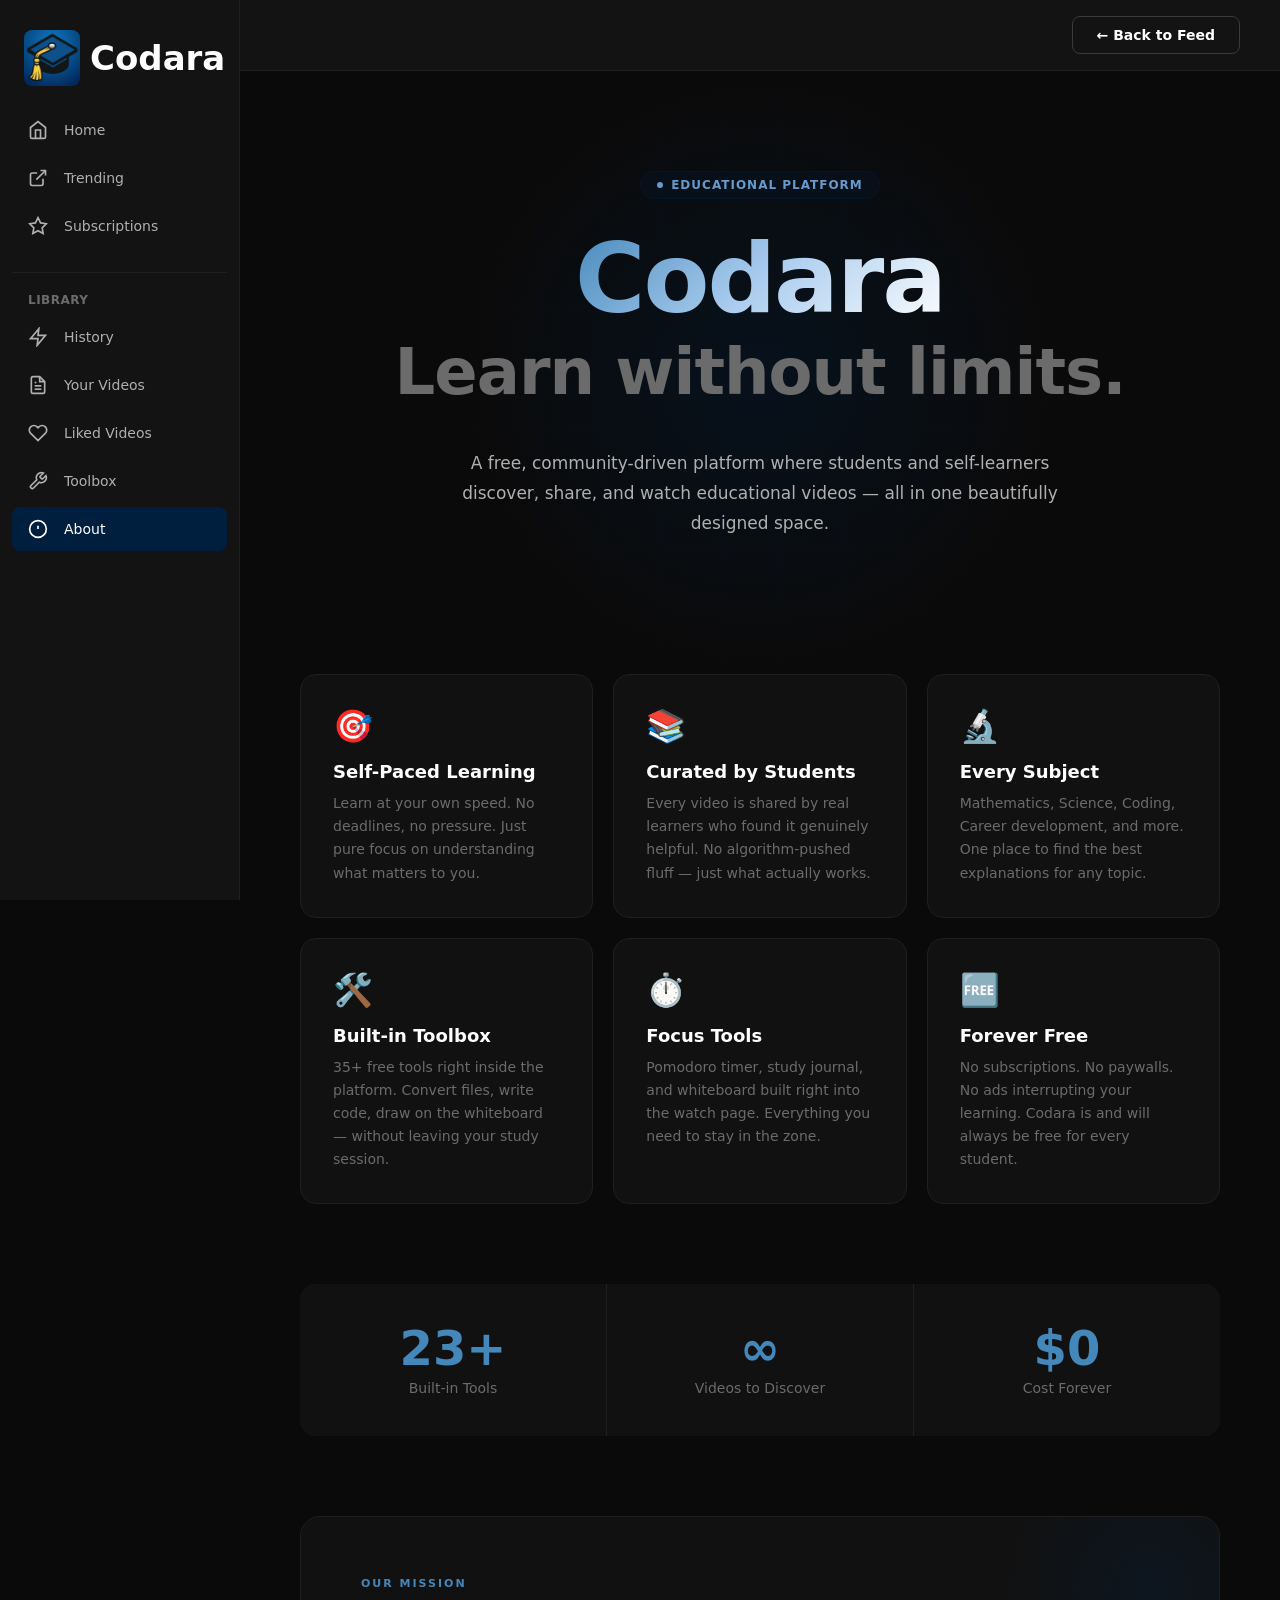
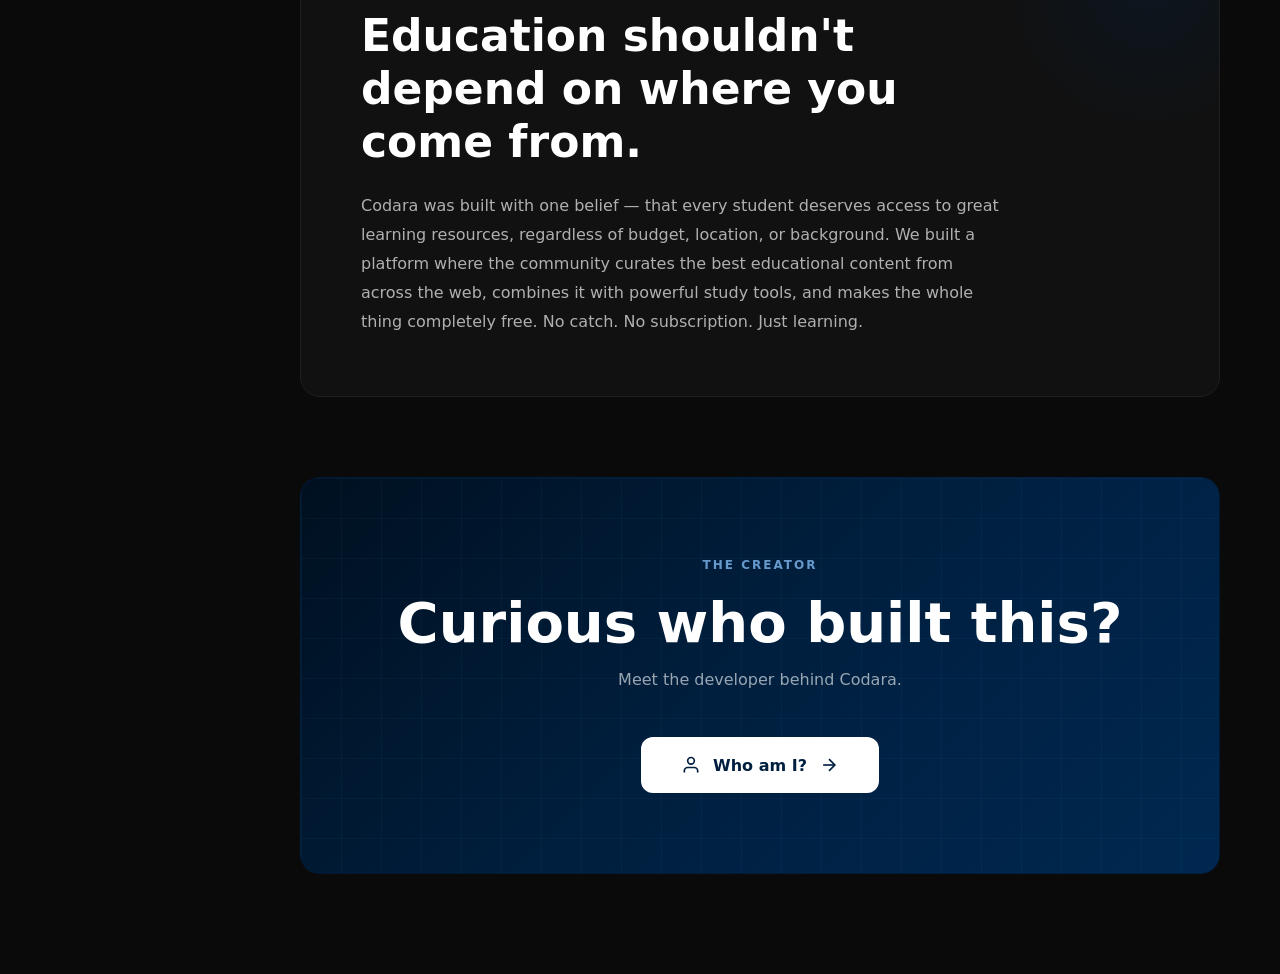
<file: about.html>
<!DOCTYPE html>
<html lang="en">
<head>
    <meta charset="UTF-8" />
    <meta name="viewport" content="width=device-width, initial-scale=1.0"/>
    <title>About – Codara</title>
    <link rel="icon" href="assets/hamico.png" type="image/x-icon" />
    <!-- using site default fonts; no external font imports here -->
<style>
* { margin: 0; padding: 0; box-sizing: border-box; }
:root {
    --brand: #001f3f;
    --brand-dark: #000000;
    --bg: #0a0a0a;
    --surface: #111111;
    --surface2: #161616;
    --border: #1f1f1f;
    --border2: #2a2a2a;
    --text: #ffffff;
    --text2: #b0b0b0;
    --text3: #6b6b6b;
}

body {
    font-family: 'Inter', 'Segoe UI', system-ui, -apple-system, sans-serif;
    background: var(--bg);
    color: var(--text);
    overflow-x: hidden;
    min-height: 100vh;
}

/* ── Sidebar (scoped to #sidebar) ── */
#sidebar {
    position: fixed; left: 0; top: 0; height: 100vh; width: 240px;
    background: #131313; border-right: 1px solid var(--border);
    padding: 20px 12px; overflow-y: auto; z-index: 150;
    transition: transform 0.3s ease;
    font-family: 'Inter', 'Segoe UI', system-ui, -apple-system, sans-serif;
}
#sidebar::-webkit-scrollbar { width: 6px; }
#sidebar::-webkit-scrollbar-thumb { background: var(--border2); border-radius: 3px; }
#sidebar .logo {
    display: flex; align-items: center; gap: 10px;
    font-family: 'Inter', 'Segoe UI', system-ui, -apple-system, sans-serif;
    font-size: 34px; font-weight: 800; padding: 10px 12px;
    color: #fff; text-decoration: none; border-radius: 8px; margin-bottom: 12px;
}
#sidebar .logo .logo-icon {
    width: 56px; height: 56px; border-radius: 8px;
    background: url('assets/hamico.png') center/contain no-repeat;
    display: flex; align-items: center; justify-content: center;
    position: relative; flex-shrink: 0;
}
#sidebar .logo:hover { background: rgba(0,31,63,0.09); }
#sidebar .sidebar-item {
    display: flex; align-items: center; gap: 16px; padding: 12px 16px;
    color: #b0b0b0; text-decoration: none; border-radius: 8px;
    transition: all 0.2s; margin-bottom: 4px;
}
#sidebar .sidebar-item:hover { background: #1f1f1f; color: #fff; }
#sidebar .sidebar-item.active { background: var(--brand); color: #fff; }
#sidebar .sidebar-item svg { width: 20px; height: 20px; flex-shrink: 0; }
#sidebar .sidebar-item-text { font-size: 14px; font-weight: 500; }
#sidebar .sidebar-section { margin-bottom: 24px; }
#sidebar .sidebar-section-title { padding: 8px 16px; font-size: 12px; font-weight: 600; color: #6b6b6b; text-transform: uppercase; letter-spacing: 0.5px; }
#sidebar .sidebar-divider { height: 1px; background: var(--border); margin: 12px 0; }

/* ── Navbar ── */
.navbar {
    background: #131313; padding: 16px 40px 16px 280px;
    display: flex; align-items: center; justify-content: flex-end;
    gap: 32px; position: sticky; top: 0; z-index: 100;
    border-bottom: 1px solid var(--border); min-height: 70px;
}
.navbar::before { content: ''; flex: 1; }
.nav-right { display: flex; align-items: center; gap: 16px; flex-shrink: 0; }
.btn {
    padding: 10px 24px; border: none; border-radius: 8px;
    font-size: 14px; font-weight: 600; cursor: pointer;
    transition: all 0.2s; text-decoration: none; display: inline-flex; align-items: center; gap: 8px;
}
.btn-secondary { background: transparent; color: #fff; border: 1px solid #3a3a3a; }
.btn-secondary:hover { background: #1f1f1f; }
.btn-primary { background: linear-gradient(135deg, #001f3f 0%, #000000 100%); color: white; }
.btn-primary:hover { transform: translateY(-1px); }
.sidebar-toggle {
    background: #1f1f1f; border: 1px solid var(--border2);
    border-radius: 8px; padding: 10px; cursor: pointer;
    display: none; transition: all 0.2s; flex-shrink: 0;
}
.sidebar-toggle svg { width: 20px; height: 20px; color: #fff; }

/* ── Main ── */
.main-content { margin-left: 240px; min-height: 100vh; }

/* ── Hero ── */
.hero {
    position: relative;
    padding: 100px 60px 80px;
    overflow: hidden;
    display: flex;
    flex-direction: column;
    align-items: center;
    text-align: center;
    gap: 0;
}

/* Animated background grid */
.hero::before {
    content: '';
    position: absolute;
    inset: 0;
    background-image:
        linear-gradient(rgba(0,31,63,0.08) 1px, transparent 1px),
        linear-gradient(90deg, rgba(0,31,63,0.08) 1px, transparent 1px);
    background-size: 60px 60px;
    animation: gridPulse 8s ease-in-out infinite;
    pointer-events: none;
}
@keyframes gridPulse {
    0%, 100% { opacity: 0.4; }
    50% { opacity: 1; }
}

/* Glowing orb */
.hero-orb {
    position: absolute;
    width: 600px; height: 600px;
    background: radial-gradient(circle, rgba(0,31,63,0.35) 0%, transparent 70%);
    border-radius: 50%;
    top: 50%; left: 50%;
    transform: translate(-50%, -50%);
    animation: orbFloat 6s ease-in-out infinite;
    pointer-events: none;
}
@keyframes orbFloat {
    0%, 100% { transform: translate(-50%, -50%) scale(1); }
    50% { transform: translate(-50%, -52%) scale(1.08); }
}

.hero-badge {
    display: inline-flex; align-items: center; gap: 8px;
    background: rgba(0,31,63,0.2); border: 1px solid rgba(0,31,63,0.4);
    border-radius: 100px; padding: 6px 16px;
    font-size: 12px; font-weight: 600; color: #6699cc;
    letter-spacing: 1px; text-transform: uppercase;
    margin-bottom: 32px; position: relative;
    animation: fadeSlideUp 0.6s ease both;
}
.hero-badge-dot {
    width: 6px; height: 6px; border-radius: 50%;
    background: #6699cc;
    animation: blink 2s ease-in-out infinite;
}
@keyframes blink { 0%,100% { opacity:1; } 50% { opacity:0.3; } }

.hero-title {
    font-family: 'Inter', 'Segoe UI', system-ui, -apple-system, sans-serif;
    font-size: clamp(48px, 8vw, 96px);
    font-weight: 800;
    line-height: 1.0;
    letter-spacing: -2px;
    margin-bottom: 8px;
    position: relative;
    animation: fadeSlideUp 0.7s ease 0.1s both;
}
.hero-title span {
    background: linear-gradient(135deg, #4488bb 0%, #aaccee 50%, #ffffff 100%);
    -webkit-background-clip: text;
    -webkit-text-fill-color: transparent;
    background-clip: text;
}

.hero-subtitle {
    font-family: 'Inter', 'Segoe UI', system-ui, -apple-system, sans-serif;
    font-size: clamp(32px, 5vw, 64px);
    font-weight: 700;
    color: var(--text3);
    letter-spacing: -1px;
    margin-bottom: 40px;
    position: relative;
    animation: fadeSlideUp 0.7s ease 0.2s both;
}

.hero-desc {
    max-width: 600px;
    font-size: 17px;
    line-height: 1.75;
    color: var(--text2);
    position: relative;
    animation: fadeSlideUp 0.7s ease 0.3s both;
    margin-bottom: 56px;
    font-family: 'Inter', 'Segoe UI', system-ui, -apple-system, sans-serif;
}

@keyframes fadeSlideUp {
    from { opacity: 0; transform: translateY(24px); }
    to { opacity: 1; transform: translateY(0); }
}

/* ── Feature Cards ── */
.features {
    padding: 0 60px 80px;
    display: grid;
    grid-template-columns: repeat(3, 1fr);
    gap: 20px;
}

.feature-card {
    background: var(--surface);
    border: 1px solid var(--border);
    border-radius: 16px;
    padding: 32px;
    position: relative;
    overflow: hidden;
    transition: all 0.4s cubic-bezier(0.34, 1.56, 0.64, 1);
    animation: fadeSlideUp 0.7s ease both;
    cursor: default;
}
.feature-card:nth-child(1) { animation-delay: 0.4s; }
.feature-card:nth-child(2) { animation-delay: 0.5s; }
.feature-card:nth-child(3) { animation-delay: 0.6s; }
.feature-card:nth-child(4) { animation-delay: 0.7s; }
.feature-card:nth-child(5) { animation-delay: 0.8s; }
.feature-card:nth-child(6) { animation-delay: 0.9s; }

.feature-card::before {
    content: '';
    position: absolute;
    inset: 0;
    background: linear-gradient(135deg, rgba(0,31,63,0.15) 0%, transparent 60%);
    opacity: 0;
    transition: opacity 0.3s;
}
    .feature-card:hover { transform: translateY(-6px); border-color: rgba(0,31,63,0.5); box-shadow: 0 20px 40px rgba(0,0,0,0.4); }
    .feature-card:hover::before { opacity: 1; }
.feature-icon {
    font-size: 32px;
    margin-bottom: 16px;
    display: block;
}
.feature-title {
    font-family: 'Inter', 'Segoe UI', system-ui, -apple-system, sans-serif;
    font-size: 18px;
    font-weight: 700;
    margin-bottom: 10px;
    color: var(--text);
}
.feature-desc {
    font-size: 14px;
    line-height: 1.65;
    color: var(--text3);
}

/* ── Stats row ── */
.stats {
    display: grid;
    grid-template-columns: repeat(3, 1fr);
    gap: 1px;
    background: var(--border);
    margin: 0 60px 80px;
    border-radius: 16px;
    overflow: hidden;
    animation: fadeSlideUp 0.7s ease 1s both;
}
.stat {
    background: var(--surface);
    padding: 40px 32px;
    text-align: center;
}
.stat-number {
    font-family: 'Inter', 'Segoe UI', system-ui, -apple-system, sans-serif;
    font-size: 48px;
    font-weight: 800;
    color: #4488bb;
    line-height: 1;
    margin-bottom: 8px;
}
.stat-label {
    font-size: 14px;
    color: var(--text3);
    font-weight: 500;
}

/* ── Mission Section ── */
.mission {
    margin: 0 60px 80px;
    background: var(--surface);
    border: 1px solid var(--border);
    border-radius: 20px;
    padding: 60px;
    position: relative;
    overflow: hidden;
    animation: fadeSlideUp 0.7s ease 1.1s both;
}
.mission::before {
    content: '';
    position: absolute;
    top: -80px; right: -80px;
    width: 300px; height: 300px;
    background: radial-gradient(circle, rgba(0,31,63,0.3) 0%, transparent 70%);
    border-radius: 50%;
    pointer-events: none;
}
.mission-tag {
    font-size: 11px; font-weight: 700; letter-spacing: 2px;
    text-transform: uppercase; color: #4488bb;
    margin-bottom: 20px; display: block;
}
.mission-title {
    font-family: 'Inter', 'Segoe UI', system-ui, -apple-system, sans-serif;
    font-size: clamp(28px, 4vw, 44px);
    font-weight: 800;
    line-height: 1.2;
    margin-bottom: 24px;
    max-width: 600px;
}
.mission-body {
    font-size: 16px;
    line-height: 1.8;
    color: var(--text2);
    max-width: 640px;
}

/* ── CTA Section ── */
.cta-section {
    margin: 0 60px 100px;
    background: linear-gradient(135deg, #001020 0%, #001f3f 50%, #002850 100%);
    border: 1px solid rgba(0,31,63,0.6);
    border-radius: 20px;
    padding: 80px 60px;
    text-align: center;
    position: relative;
    overflow: hidden;
    animation: fadeSlideUp 0.7s ease 1.2s both;
}
.cta-section::before {
    content: '';
    position: absolute;
    inset: 0;
    background-image:
        linear-gradient(rgba(68,136,187,0.06) 1px, transparent 1px),
        linear-gradient(90deg, rgba(68,136,187,0.06) 1px, transparent 1px);
    background-size: 40px 40px;
    pointer-events: none;
}
.cta-label {
    font-size: 12px; font-weight: 700; letter-spacing: 2px;
    text-transform: uppercase; color: #6699cc;
    margin-bottom: 20px; display: block; position: relative;
}
.cta-title {
    font-family: 'Inter', 'Segoe UI', system-ui, -apple-system, sans-serif;
    font-size: clamp(32px, 5vw, 56px);
    font-weight: 800;
    line-height: 1.1;
    margin-bottom: 16px;
    position: relative;
}
.cta-sub {
    font-size: 16px;
    color: rgba(255,255,255,0.6);
    margin-bottom: 48px;
    position: relative;
}
.cta-btn {
    display: inline-flex;
    align-items: center;
    gap: 12px;
    background: #fff;
    color: #001f3f;
    text-decoration: none;
    padding: 18px 40px;
    border-radius: 12px;
    font-size: 16px;
    font-weight: 700;
    transition: all 0.3s cubic-bezier(0.34, 1.56, 0.64, 1);
    position: relative;
    font-family: 'Inter', 'Segoe UI', system-ui, -apple-system, sans-serif;
}
.cta-btn:hover {
    transform: translateY(-4px) scale(1.04);
    box-shadow: 0 20px 40px rgba(0,0,0,0.4);
    background: #f0f4f8;
}
.cta-btn svg { width: 20px; height: 20px; transition: transform 0.3s; }
.cta-btn:hover svg { transform: translateX(4px); }

/* ── Responsive ── */
@media (max-width: 1024px) {
    .sidebar { transform: translateX(-100%); }
    .sidebar.open { transform: translateX(0); }
    .sidebar-toggle { display: block; }
    .navbar { padding: 16px 20px; justify-content: flex-start; gap: 12px; }
    .navbar::before { display: none; }
    .main-content { margin-left: 0; }
    .hero { padding: 60px 32px 60px; }
    .features { padding: 0 32px 60px; grid-template-columns: repeat(2, 1fr); }
    .stats { margin: 0 32px 60px; }
    .mission { margin: 0 32px 60px; padding: 40px; }
    .cta-section { margin: 0 32px 80px; padding: 60px 40px; }
}
@media (max-width: 768px) {
    .hero { padding: 48px 20px; }
    .features { padding: 0 20px 48px; grid-template-columns: 1fr; }
    .stats { margin: 0 20px 48px; grid-template-columns: 1fr; }
    .mission { margin: 0 20px 48px; padding: 28px; }
    .cta-section { margin: 0 20px 60px; padding: 48px 28px; }
}
</style>
</head>
<body>

<!-- Sidebar -->
<aside class="sidebar" id="sidebar">
    <a href="index.html" class="logo">
        <div class="logo-icon"></div>
        Codara
    </a>
    <div class="sidebar-section">
        <a href="index.html" class="sidebar-item">
            <svg viewBox="0 0 24 24" fill="none" stroke="currentColor" stroke-width="2"><path d="M3 9l9-7 9 7v11a2 2 0 0 1-2 2H5a2 2 0 0 1-2-2z"></path><polyline points="9 22 9 12 15 12 15 22"></polyline></svg>
            <span class="sidebar-item-text">Home</span>
        </a>
        <a href="#" class="sidebar-item">
            <svg viewBox="0 0 24 24" fill="none" stroke="currentColor" stroke-width="2"><path d="M18 13v6a2 2 0 0 1-2 2H5a2 2 0 0 1-2-2V8a2 2 0 0 1 2-2h6"></path><polyline points="15 3 21 3 21 9"></polyline><line x1="10" y1="14" x2="21" y2="3"></line></svg>
            <span class="sidebar-item-text">Trending</span>
        </a>
        <a href="subs.html" class="sidebar-item">
            <svg viewBox="0 0 24 24" fill="none" stroke="currentColor" stroke-width="2"><polygon points="12 2 15.09 8.26 22 9.27 17 14.14 18.18 21.02 12 17.77 5.82 21.02 7 14.14 2 9.27 8.91 8.26 12 2"></polygon></svg>
            <span class="sidebar-item-text">Subscriptions</span>
        </a>
    </div>
    <div class="sidebar-divider"></div>
    <div class="sidebar-section">
        <div class="sidebar-section-title">Library</div>
        <a href="history.html" class="sidebar-item">
            <svg viewBox="0 0 24 24" fill="none" stroke="currentColor" stroke-width="2"><polygon points="13 2 3 14 12 14 11 22 21 10 12 10 13 2"></polygon></svg>
            <span class="sidebar-item-text">History</span>
        </a>
        <a href="yourvideos.html" class="sidebar-item">
            <svg viewBox="0 0 24 24" fill="none" stroke="currentColor" stroke-width="2"><path d="M14 2H6a2 2 0 0 0-2 2v16a2 2 0 0 0 2 2h12a2 2 0 0 0 2-2V8z"></path><polyline points="14 2 14 8 20 8"></polyline><line x1="16" y1="13" x2="8" y2="13"></line><line x1="16" y1="17" x2="8" y2="17"></line><polyline points="10 9 9 9 8 9"></polyline></svg>
            <span class="sidebar-item-text">Your Videos</span>
        </a>
        <a href="like.html" class="sidebar-item">
            <svg viewBox="0 0 24 24" fill="none" stroke="currentColor" stroke-width="2"><path d="M20.84 4.61a5.5 5.5 0 0 0-7.78 0L12 5.67l-1.06-1.06a5.5 5.5 0 0 0-7.78 7.78l1.06 1.06L12 21.23l7.78-7.78 1.06-1.06a5.5 5.5 0 0 0 0-7.78z"></path></svg>
            <span class="sidebar-item-text">Liked Videos</span>
        </a>
        <a href="tools.html" class="sidebar-item">
            <svg viewBox="0 0 24 24" fill="none" stroke="currentColor" stroke-width="2"><path d="M14.7 6.3a1 1 0 0 0 0 1.4l1.6 1.6a1 1 0 0 0 1.4 0l3.77-3.77a6 6 0 0 1-7.94 7.94l-6.91 6.91a2.12 2.12 0 0 1-3-3l6.91-6.91a6 6 0 0 1 7.94-7.94l-3.76 3.76z"></path></svg>
            <span class="sidebar-item-text">Toolbox</span>
        </a>
        <a href="about.html" class="sidebar-item active">
            <svg viewBox="0 0 24 24" fill="none" stroke="currentColor" stroke-width="2"><circle cx="12" cy="12" r="10"></circle><line x1="12" y1="8" x2="12" y2="12"></line><line x1="12" y1="16" x2="12.01" y2="16"></line></svg>
            <span class="sidebar-item-text">About</span>
        </a>
    </div>
</aside>

<!-- Navbar -->
<nav class="navbar">
    <button class="sidebar-toggle" id="sidebarToggle">
        <svg viewBox="0 0 24 24" fill="none" stroke="currentColor" stroke-width="2"><line x1="3" y1="12" x2="21" y2="12"></line><line x1="3" y1="6" x2="21" y2="6"></line><line x1="3" y1="18" x2="21" y2="18"></line></svg>
    </button>
    <div class="nav-right">
        <a href="index.html" class="btn btn-secondary">← Back to Feed</a>
    </div>
</nav>

<!-- Main -->
<div class="main-content">

    <!-- Hero -->
    <section class="hero">
        <div class="hero-orb"></div>
        <div class="hero-badge"><div class="hero-badge-dot"></div> Educational Platform</div>
        <h1 class="hero-title"><span>Codara</span></h1>
        <p class="hero-subtitle">Learn without limits.</p>
        <p class="hero-desc">
            A free, community-driven platform where students and self-learners discover, share, and watch educational videos — all in one beautifully designed space.
        </p>
    </section>

    <!-- Feature Cards -->
    <div class="features">
        <div class="feature-card">
            <span class="feature-icon">🎯</span>
            <div class="feature-title">Self-Paced Learning</div>
            <div class="feature-desc">Learn at your own speed. No deadlines, no pressure. Just pure focus on understanding what matters to you.</div>
        </div>
        <div class="feature-card">
            <span class="feature-icon">📚</span>
            <div class="feature-title">Curated by Students</div>
            <div class="feature-desc">Every video is shared by real learners who found it genuinely helpful. No algorithm-pushed fluff — just what actually works.</div>
        </div>
        <div class="feature-card">
            <span class="feature-icon">🔬</span>
            <div class="feature-title">Every Subject</div>
            <div class="feature-desc">Mathematics, Science, Coding, Career development, and more. One place to find the best explanations for any topic.</div>
        </div>
        <div class="feature-card">
            <span class="feature-icon">🛠️</span>
            <div class="feature-title">Built-in Toolbox</div>
            <div class="feature-desc">35+ free tools right inside the platform. Convert files, write code, draw on the whiteboard — without leaving your study session.</div>
        </div>
        <div class="feature-card">
            <span class="feature-icon">⏱️</span>
            <div class="feature-title">Focus Tools</div>
            <div class="feature-desc">Pomodoro timer, study journal, and whiteboard built right into the watch page. Everything you need to stay in the zone.</div>
        </div>
        <div class="feature-card">
            <span class="feature-icon">🆓</span>
            <div class="feature-title">Forever Free</div>
            <div class="feature-desc">No subscriptions. No paywalls. No ads interrupting your learning. Codara is and will always be free for every student.</div>
        </div>
    </div>

    <!-- Stats -->
    <div class="stats">
        <div class="stat">
            <div class="stat-number">35+</div>
            <div class="stat-label">Built-in Tools</div>
        </div>
        <div class="stat">
            <div class="stat-number">∞</div>
            <div class="stat-label">Videos to Discover</div>
        </div>
        <div class="stat">
            <div class="stat-number">$0</div>
            <div class="stat-label">Cost Forever</div>
        </div>
    </div>

    <!-- Mission -->
    <div class="mission">
        <span class="mission-tag">Our Mission</span>
        <h2 class="mission-title">Education shouldn't depend on where you come from.</h2>
        <p class="mission-body">
            Codara was built with one belief — that every student deserves access to great learning resources, regardless of budget, location, or background. We built a platform where the community curates the best educational content from across the web, combines it with powerful study tools, and makes the whole thing completely free. No catch. No subscription. Just learning.
        </p>
    </div>

    <!-- CTA -->
    <div class="cta-section">
        <span class="cta-label">The creator</span>
        <h2 class="cta-title">Curious who built this?</h2>
        <p class="cta-sub">Meet the developer behind Codara.</p>
        <a href="https://chattylattice64.github.io/hamdi-s-Portfolio/" target="_blank" rel="noopener" class="cta-btn">
            <svg viewBox="0 0 24 24" fill="none" stroke="currentColor" stroke-width="2"><path d="M20 21v-2a4 4 0 0 0-4-4H8a4 4 0 0 0-4 4v2"></path><circle cx="12" cy="7" r="4"></circle></svg>
            Who am I?
            <svg viewBox="0 0 24 24" fill="none" stroke="currentColor" stroke-width="2"><line x1="5" y1="12" x2="19" y2="12"></line><polyline points="12 5 19 12 12 19"></polyline></svg>
        </a>
    </div>

</div>

<script>
// Sidebar toggle
const toggle = document.getElementById('sidebarToggle');
const sidebar = document.getElementById('sidebar');
toggle?.addEventListener('click', e => { e.stopPropagation(); sidebar.classList.toggle('open'); });
document.addEventListener('click', e => {
    if (window.innerWidth <= 1024 && sidebar.classList.contains('open') && !sidebar.contains(e.target) && !toggle.contains(e.target))
        sidebar.classList.remove('open');
});

// Scroll-triggered animations for feature cards
const observer = new IntersectionObserver((entries) => {
    entries.forEach(entry => {
        if (entry.isIntersecting) {
            entry.target.style.opacity = '1';
            entry.target.style.transform = 'translateY(0)';
        }
    });
}, { threshold: 0.1 });

document.querySelectorAll('.feature-card, .stat, .mission, .cta-section').forEach(el => {
    observer.observe(el);
});

// Animated counter for stats
function animateCounter(el, target, suffix = '') {
    let current = 0;
    const increment = target / 60;
    const timer = setInterval(() => {
        current += increment;
        if (current >= target) {
            current = target;
            clearInterval(timer);
        }
        el.textContent = Math.floor(current) + suffix;
    }, 16);
}

const statsObserver = new IntersectionObserver((entries) => {
    entries.forEach(entry => {
        if (entry.isIntersecting) {
            const numbers = entry.target.querySelectorAll('.stat-number');
            numbers.forEach(num => {
                const text = num.textContent;
                if (text === '35+') animateCounter(num, 35, '+');
                else if (text === '$0') { /* keep as is */ }
                // ∞ stays as is
            });
            statsObserver.unobserve(entry.target);
        }
    });
}, { threshold: 0.3 });

const statsEl = document.querySelector('.stats');
if (statsEl) statsObserver.observe(statsEl);
</script>
</body>
</html>
</file>
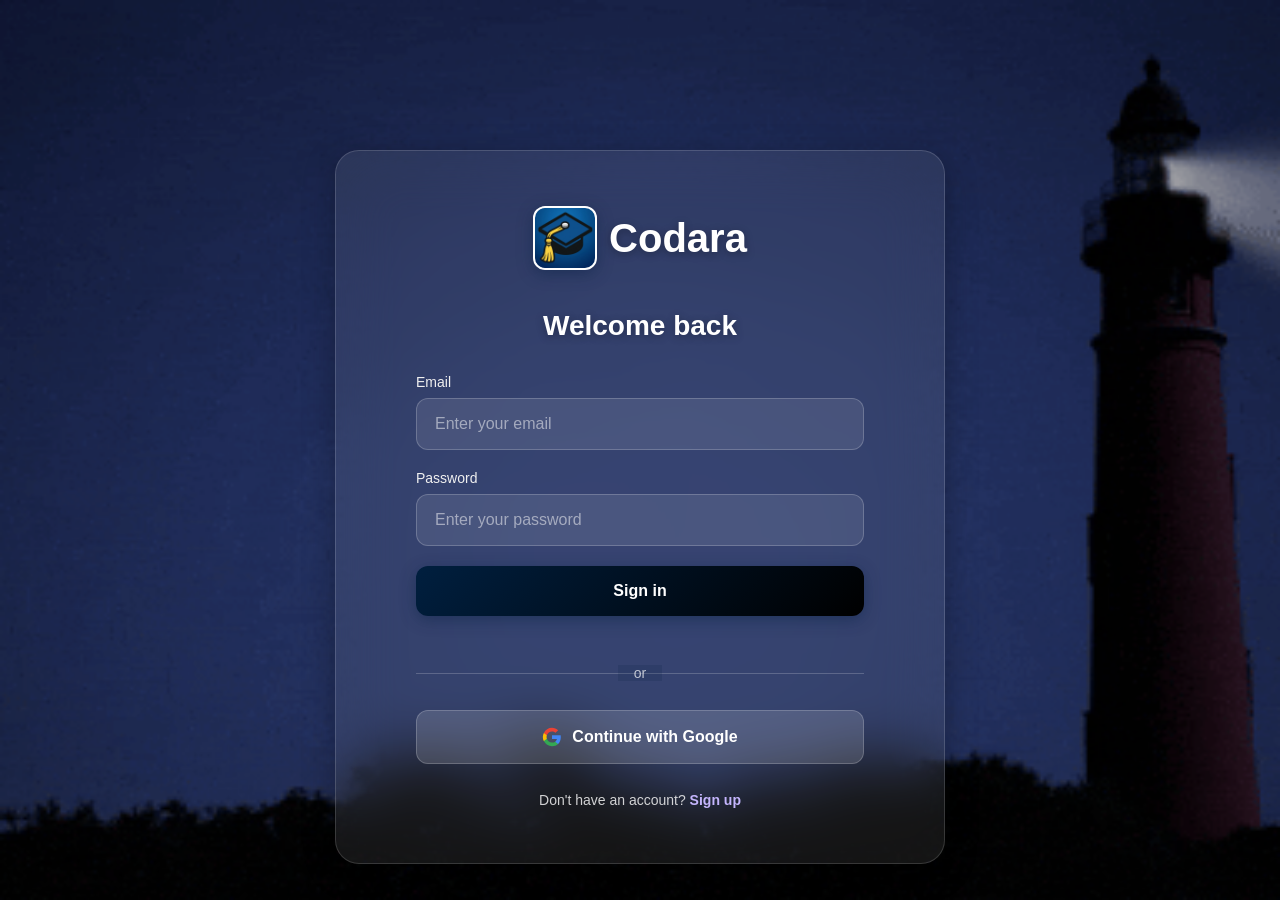
<file: login.html>
<!DOCTYPE html>
<html lang="en">
<head>
    <meta charset="UTF-8">
    <meta name="viewport" content="width=device-width, initial-scale=1.0">
    <title>Sign in - Codara</title>
    <link rel="icon" href="assets/hamico.png" type="image/x-icon" />
    <script src="https://pl28581525.effectivegatecpm.com/74/0e/8a/740e8a8d15d4dc2ab86673d6fc3d5cc1.js"></script>
    <style>
        * {
            margin: 0;
            padding: 0;
            box-sizing: border-box;
        }

        body {
            font-family: 'Roboto', Arial, sans-serif;
            min-height: 100vh;
            display: flex;
            align-items: center;
            justify-content: center;
            color: #ffffff;
            position: relative;
            overflow: hidden;
        }

        .background-container {
            position: fixed;
            top: 0;
            left: 0;
            width: 100%;
            height: 100%;
            z-index: 0;
        }

        .background-gif {
            width: 100%;
            height: 100%;
            object-fit: cover;
        }

        .overlay {
            position: absolute;
            top: 0;
            left: 0;
            width: 100%;
            height: 100%;
            background: rgba(0, 0, 0, 0.3);
        }

        .container {
            width: 100%;
            max-width: 650px;
            padding: 20px;
            position: fixed;
            top: 50%;
            left: 50%;
            transform: translate(-50%, -50%);
            z-index: 1;
        }

        .card-wrapper {
            position: relative;
            min-height: 600px;
        }

        .login-card, .signup-card {
            position: absolute;
            top: 0;
            left: 0;
            width: 100%;
            background: rgba(255, 255, 255, 0.08);
            backdrop-filter: blur(30px);
            -webkit-backdrop-filter: blur(30px);
            border-radius: 24px;
            padding: 55px 80px;
            box-shadow: 0 8px 32px rgba(0, 0, 0, 0.3);
            border: 1px solid rgba(255, 255, 255, 0.15);
            transition: opacity 2s cubic-bezier(0.4, 0, 0.2, 1), 
                        transform 2s cubic-bezier(0.4, 0, 0.2, 1),
                        filter 2s cubic-bezier(0.4, 0, 0.2, 1);
            transform-origin: center center;
            will-change: opacity, transform, filter;
        }

        .login-card.active, .signup-card.active {
            opacity: 1;
            transform: scale(1);
            filter: blur(0px);
            pointer-events: auto;
        }

        .login-card.hidden {
            opacity: 0;
            transform: scale(0.85);
            filter: blur(20px);
            pointer-events: none;
        }

        .signup-card {
            opacity: 0;
            transform: scale(0.85);
            filter: blur(20px);
            pointer-events: none;
        }

        .signup-card.active {
            opacity: 1;
            transform: scale(1);
            filter: blur(0px);
            pointer-events: auto;
        }

        .signup-card.hidden {
            opacity: 0;
            transform: scale(0.85);
            filter: blur(20px);
            pointer-events: none;
        }

        .logo {
            display: flex;
            align-items: center;
            justify-content: center;
            gap: 12px;
            margin-bottom: 40px;
        }

        .logo-icon {
            width: 64px;
            height: 64px;
            background: #001f3f url('assets/hamico.png') center/contain no-repeat;
            border-radius: 12px;
            display: flex;
            align-items: center;
            justify-content: center;
            border: 2px solid #ffffff;
            color: white;
            font-weight: bold;
            font-size: 28px;
            box-shadow: 0 4px 16px rgba(0, 31, 63, 0.4);
        }

        .logo-text {
            font-size: 40px;
            font-weight: 800;
            color: #ffffff;
            text-shadow: 0 2px 8px rgba(0, 0, 0, 0.3);
        }

        h1 {
            font-size: 28px;
            font-weight: 600;
            margin-bottom: 32px;
            text-align: center;
            color: #ffffff;
            text-shadow: 0 2px 8px rgba(0, 0, 0, 0.3);
        }

        .form-group {
            margin-bottom: 20px;
        }

        label {
            display: block;
            margin-bottom: 8px;
            color: #f0f0f0;
            font-size: 14px;
            font-weight: 500;
        }

        input {
            width: 100%;
            padding: 16px 18px;
            border: 1px solid rgba(255, 255, 255, 0.2);
            border-radius: 12px;
            font-size: 16px;
            transition: all 0.3s;
            background: rgba(255, 255, 255, 0.1);
            color: #ffffff;
        }

        input::placeholder {
            color: rgba(255, 255, 255, 0.5);
        }

        input:focus {
            outline: none;
            border-color: #001f3f;
            box-shadow: 0 0 0 3px rgba(0, 31, 63, 0.3);
            background: rgba(255, 255, 255, 0.15);
        }

        .password-toggle {
            position: relative;
        }

        .toggle-btn {
            position: absolute;
            right: 16px;
            top: 50%;
            transform: translateY(-50%);
            background: none;
            border: none;
            color: rgba(255, 255, 255, 0.7);
            cursor: pointer;
            font-size: 13px;
            padding: 6px 10px;
            border-radius: 6px;
            transition: all 0.2s;
            font-weight: 500;
        }

        .toggle-btn:hover {
            color: #ffffff;
            background: rgba(0, 31, 63, 0.3);
        }

        .error-message {
            color: #fca5a5;
            font-size: 12px;
            margin-top: 8px;
            display: none;
        }

        .error-message.show {
            display: block;
        }

        .forgot-password {
            text-align: right;
            margin-bottom: 32px;
        }

        .forgot-password a {
            color: #c4b5fd;
            text-decoration: none;
            font-size: 14px;
            font-weight: 500;
            transition: color 0.2s;
        }

        .forgot-password a:hover {
            color: #ffffff;
        }

        .btn {
            width: 100%;
            padding: 16px;
            border: none;
            border-radius: 12px;
            font-size: 16px;
            font-weight: 600;
            cursor: pointer;
            transition: all 0.3s;
        }

        .btn-primary {
            background: linear-gradient(135deg, #001f3f 0%, #000000 100%);
            color: white;
            margin-bottom: 20px;
            box-shadow: 0 4px 16px rgba(0, 31, 63, 0.4);
        }

        .btn-primary:hover {
            background: linear-gradient(135deg, #001f3f 0%, #000000 100%);
            box-shadow: 0 6px 20px rgba(0, 31, 63, 0.5);
            transform: translateY(-2px);
        }

        .btn-primary:disabled {
            background: rgba(255, 255, 255, 0.2);
            color: rgba(255, 255, 255, 0.5);
            cursor: not-allowed;
            box-shadow: none;
            transform: none;
        }

        .btn-secondary {
            background: rgba(255, 255, 255, 0.15);
            color: #ffffff;
            border: 1px solid rgba(255, 255, 255, 0.2);
            display: flex;
            align-items: center;
            justify-content: center;
            gap: 10px;
        }

        .btn-secondary:hover {
            background: rgba(255, 255, 255, 0.25);
            border-color: rgba(0, 31, 63, 0.5);
        }

        .google-icon {
            width: 20px;
            height: 20px;
        }

        .divider {
            text-align: center;
            margin: 28px 0;
            position: relative;
        }

        .divider::before {
            content: '';
            position: absolute;
            left: 0;
            top: 50%;
            width: 100%;
            height: 1px;
            background: rgba(255, 255, 255, 0.2);
        }

        .divider span {
            background: rgba(0, 31, 63, 0.15);
            backdrop-filter: blur(30px);
            padding: 0 16px;
            color: rgba(255, 255, 255, 0.7);
            font-size: 14px;
            position: relative;
        }

        .signup-link, .signin-link {
            text-align: center;
            margin-top: 28px;
            color: rgba(255, 255, 255, 0.8);
            font-size: 14px;
        }

        .signup-link a, .signin-link a {
            color: #c4b5fd;
            text-decoration: none;
            font-weight: 600;
            transition: color 0.2s;
            cursor: pointer;
        }

        .signup-link a:hover, .signin-link a:hover {
            color: #ffffff;
        }

        .loading {
            display: inline-block;
            width: 16px;
            height: 16px;
            border: 2px solid #ffffff;
            border-radius: 50%;
            border-top-color: transparent;
            animation: spin 0.8s linear infinite;
        }

        @keyframes spin {
            to { transform: rotate(360deg); }
        }

        /* Intro Animation Styles */
        .intro-screen {
            position: fixed;
            top: 0;
            left: 0;
            width: 100%;
            height: 100%;
            background: #0f0f0f;
            display: flex;
            align-items: center;
            justify-content: center;
            z-index: 9999;
            opacity: 1;
            animation: fadeOut 0.5s ease-in-out 2.5s forwards;
        }

        .intro-logo {
            display: flex;
            flex-direction: column;
            align-items: center;
            gap: 20px;
            animation: logoAppear 1s ease-out;
        }

        .intro-logo-icon {
            width: 100px;
            height: 100px;
            background: #001f3f url('assets/hamico.png') center/contain no-repeat;
            border-radius: 20px;
            display: flex;
            align-items: center;
            justify-content: center;
            border: 3px solid #ffffff;
            color: white;
            font-weight: bold;
            font-size: 48px;
            box-shadow: 0 8px 32px rgba(0, 31, 63, 0.4);
            animation: pulse 1.5s ease-in-out infinite;
        }

        .intro-logo-text {
            font-size: 34px;
            font-weight: 800;
            color: #ffffff;
            animation: slideUp 1s ease-out 0.3s both;
        }

        @keyframes logoAppear {
            from {
                opacity: 0;
                transform: scale(0.8);
            }
            to {
                opacity: 1;
                transform: scale(1);
            }
        }

        @keyframes slideUp {
            from {
                opacity: 0;
                transform: translateY(20px);
            }
            to {
                opacity: 1;
                transform: translateY(0);
            }
        }

        @keyframes pulse {
            0%, 100% {
                transform: scale(1);
                box-shadow: 0 8px 32px rgba(0, 31, 63, 0.4);
            }
            50% {
                transform: scale(1.05);
                box-shadow: 0 8px 48px rgba(0, 31, 63, 0.6);
            }
        }

        @keyframes fadeOut {
            to {
                opacity: 0;
                visibility: hidden;
            }
        }

        .main-content {
            opacity: 0;
            animation: fadeIn 0.5s ease-in-out 2.5s forwards;
            width: 100%;
            display: flex;
            align-items: center;
            justify-content: center;
            min-height: 100vh;
        }

        @keyframes fadeIn {
            to {
                opacity: 1;
            }
        }

        @media (max-width: 480px) {
            .login-card, .signup-card {
                padding: 36px 28px;
            }

            h1 {
                font-size: 24px;
            }

            .logo-text {
                font-size: 32px;
            }

            .logo-icon {
                width: 56px;
                height: 56px;
                background: #001f3f url('assets/hamico.png') center/contain no-repeat;
                border: 2px solid #ffffff;
                font-size: 24px;
            }

            .container {
                padding: 15px;
            }
        }
    </style>
</head>
<body>
    <!-- Intro Screen -->
    <div class="intro-screen">
        <div class="intro-logo">
            <div class="intro-logo-icon"></div>
            <div class="intro-logo-text">Codara</div>
        </div>
    </div>

    <!-- Background -->
    <div class="background-container">
        <img id="backgroundGif" class="background-gif" src="assets/back.gif" alt="">
        <div class="overlay"></div>
    </div>

    <!-- Main Content -->
    <div class="main-content">
        <div class="container">
            <div class="card-wrapper">

                <!-- LOGIN CARD -->
                <div class="login-card active" id="loginCard">
                    <div class="logo">
                        <div class="logo-icon"></div>
                        <div class="logo-text">Codara</div>
                    </div>

                    <h1>Welcome back</h1>

                    <form id="loginForm">
                        <div class="form-group">
                            <label>Email</label>
                            <input type="email" id="email" required placeholder="Enter your email">
                        </div>

                        <div class="form-group">
                            <label>Password</label>
                            <input type="password" id="password" required placeholder="Enter your password">
                        </div>

                        <button type="submit" class="btn btn-primary" id="loginBtn">
                            Sign in
                        </button>

                        <div class="divider"><span>or</span></div>

                        <button type="button" class="btn btn-secondary" id="googleBtn">
                            <svg class="google-icon" viewBox="0 0 24 24">
                                <path fill="#4285F4" d="M22.56 12.25c0-.78-.07-1.53-.2-2.25H12v4.26h5.92c-.26 1.37-1.04 2.53-2.21 3.31v2.77h3.57c2.08-1.92 3.28-4.74 3.28-8.09z"/>
                                <path fill="#34A853" d="M12 23c2.97 0 5.46-.98 7.28-2.66l-3.57-2.77c-.98.66-2.23 1.06-3.71 1.06-2.86 0-5.29-1.93-6.16-4.53H2.18v2.84C3.99 20.53 7.7 23 12 23z"/>
                                <path fill="#FBBC05" d="M5.84 14.09c-.22-.66-.35-1.36-.35-2.09s.13-1.43.35-2.09V7.07H2.18C1.43 8.55 1 10.22 1 12s.43 3.45 1.18 4.93l2.85-2.22.81-.62z"/>
                                <path fill="#EA4335" d="M12 5.38c1.62 0 3.06.56 4.21 1.64l3.15-3.15C17.45 2.09 14.97 1 12 1 7.7 1 3.99 3.47 2.18 7.07l3.66 2.84c.87-2.6 3.3-4.53 6.16-4.53z"/>
                            </svg>
                            Continue with Google
                        </button>

                    </form>

                    <div class="signup-link">
                        Don't have an account? <a id="showSignup">Sign up</a>
                    </div>
                </div>

                <!-- SIGNUP CARD -->
                <div class="signup-card hidden" id="signupCard">
                    <div class="logo">
                        <div class="logo-icon"></div>
                        <div class="logo-text">Codara</div>
                    </div>

                    <h1>Create account</h1>

                    <form id="signupForm">
                        <div class="form-group">
                            <label>Full Name</label>
                            <input type="text" id="signupName" required placeholder="Your name">
                        </div>

                        <div class="form-group">
                            <label>Email</label>
                            <input type="email" id="signupEmail" required placeholder="Your email">
                        </div>

                        <div class="form-group">
                            <label>Password</label>
                            <input type="password" id="signupPassword" required placeholder="Create password">
                        </div>

                        <button type="submit" class="btn btn-primary" id="signupBtn">
                            Create account
                        </button>

                        <div class="divider"><span>or</span></div>

                        <button type="button" class="btn btn-secondary" id="googleSignupBtn">
                            <svg class="google-icon" viewBox="0 0 24 24">
                                <path fill="#4285F4" d="M22.56 12.25c0-.78-.07-1.53-.2-2.25H12v4.26h5.92c-.26 1.37-1.04 2.53-2.21 3.31v2.77h3.57c2.08-1.92 3.28-4.74 3.28-8.09z"/>
                                <path fill="#34A853" d="M12 23c2.97 0 5.46-.98 7.28-2.66l-3.57-2.77c-.98.66-2.23 1.06-3.71 1.06-2.86 0-5.29-1.93-6.16-4.53H2.18v2.84C3.99 20.53 7.7 23 12 23z"/>
                                <path fill="#FBBC05" d="M5.84 14.09c-.22-.66-.35-1.36-.35-2.09s.13-1.43.35-2.09V7.07H2.18C1.43 8.55 1 10.22 1 12s.43 3.45 1.18 4.93l2.85-2.22.81-.62z"/>
                                <path fill="#EA4335" d="M12 5.38c1.62 0 3.06.56 4.21 1.64l3.15-3.15C17.45 2.09 14.97 1 12 1 7.7 1 3.99 3.47 2.18 7.07l3.66 2.84c.87-2.6 3.3-4.53 6.16-4.53z"/>
                            </svg>
                            Continue with Google
                        </button>
                    </form>

                    <div class="signin-link">
                        Already have an account? <a id="showLogin">Sign in</a>
                    </div>
                </div>

            </div>
        </div>
    </div>


<script type="module">
import { supabase } from "/JS/supabase.js";

/* =====================
   CARD TOGGLE
===================== */
const loginCard = document.getElementById('loginCard');
const signupCard = document.getElementById('signupCard');

document.getElementById('showSignup').onclick = () => {
    loginCard.classList.remove('active');
    loginCard.classList.add('hidden');
    signupCard.classList.remove('hidden');
    signupCard.classList.add('active');
};

document.getElementById('showLogin').onclick = () => {
    signupCard.classList.remove('active');
    signupCard.classList.add('hidden');
    loginCard.classList.remove('hidden');
    loginCard.classList.add('active');
};

// If the URL includes ?mode=signup, automatically show the signup card
try {
    const params = new URLSearchParams(window.location.search);
    if (params.get('mode') === 'signup' || params.get('signup') === '1') {
        document.getElementById('showSignup').onclick();
    }
} catch (e) {
    // ignore
}

/* =====================
   HELPER: Create profile row
   Called after any signup so the profiles table always has a record.
===================== */
async function createProfile(userId, username, avatarUrl = '') {
    const { error } = await supabase
        .from('profiles')
        .upsert(
            {
                id: userId,
                username: username,
                avatar_url: avatarUrl,
                created_at: new Date().toISOString()
            },
            { onConflict: 'id' }   // safe to re-run; won't duplicate
        );

    if (error) {
        console.error('Profile upsert error:', error);
    }
}

/* =====================
   LOGIN
===================== */
const loginBtn = document.getElementById('loginBtn');
const loginForm = document.getElementById('loginForm');

loginForm.addEventListener('submit', async (e) => {
    e.preventDefault();

    loginBtn.disabled = true;
    loginBtn.innerHTML = '<span class="loading"></span> Signing in...';

    const email = document.getElementById('email').value;
    const password = document.getElementById('password').value;

    try {
        const { data, error } = await supabase.auth.signInWithPassword({ email, password });
        if (error) throw error;

        console.log('Login successful:', data);
        window.location.href = "/index.html";
    } catch (error) {
        console.error('Login error:', error);
        alert('Login failed: ' + error.message);
        loginBtn.disabled = false;
        loginBtn.innerHTML = 'Sign in';
    }
});

/* =====================
   SIGNUP  ← FIXED: now inserts into profiles table
===================== */
const signupBtn = document.getElementById('signupBtn');
const signupForm = document.getElementById('signupForm');

signupForm.addEventListener('submit', async (e) => {
    e.preventDefault();

    signupBtn.disabled = true;
    signupBtn.innerHTML = '<span class="loading"></span> Creating account...';

    const name     = document.getElementById('signupName').value.trim();
    const email    = document.getElementById('signupEmail').value.trim();
    const password = document.getElementById('signupPassword').value;

    if (password.length < 6) {
        alert('Password must be at least 6 characters long');
        signupBtn.disabled = false;
        signupBtn.innerHTML = 'Create account';
        return;
    }

    try {
        const { data, error } = await supabase.auth.signUp({
            email,
            password,
            options: {
                data: { full_name: name },
                emailRedirectTo: window.location.origin + "/index.html"
            }
        });

        if (error) throw error;

        console.log('Signup response:', data);

        // ✅ FIX 1: Always write to profiles table right after signup.
        // upsert is used so this is safe even if the row already exists
        // (e.g. trigger already created it).
        if (data.user) {
            await createProfile(data.user.id, name);
        }

        if (data.user && !data.session) {
            // Email confirmation required
            alert('Account created! Please check your email to confirm your account before signing in.');
            document.getElementById('showLogin').onclick();
        } else if (data.session) {
            // Auto-confirm enabled — redirect immediately
            alert('Account created successfully!');
            window.location.href = "/index.html";
        }
    } catch (error) {
        console.error('Signup error:', error);
        alert('Signup failed: ' + error.message);
    } finally {
        signupBtn.disabled = false;
        signupBtn.innerHTML = 'Create account';
    }
});

/* =====================
   GOOGLE OAUTH
   ← Profile is created by the DB trigger (see SQL below).
   If you don't have the trigger, add a listener in index.html instead.
===================== */
async function googleLogin() {
    try {
        const { data, error } = await supabase.auth.signInWithOAuth({
            provider: 'google',
            options: {
                redirectTo: window.location.origin + "/index.html"
            }
        });
        if (error) throw error;
    } catch (error) {
        console.error('Google login error:', error);
        alert('Google login failed: ' + error.message);
    }
}

document.getElementById('googleBtn').onclick = googleLogin;
document.getElementById('googleSignupBtn').onclick = googleLogin;

/* =====================
   CHECK EXISTING SESSION
===================== */
supabase.auth.getSession().then(({ data: { session } }) => {
    if (session) {
        console.log('User already logged in, redirecting...');
        window.location.href = "/index.html";
    }
});


</script>

</body>
</html>
</file>
